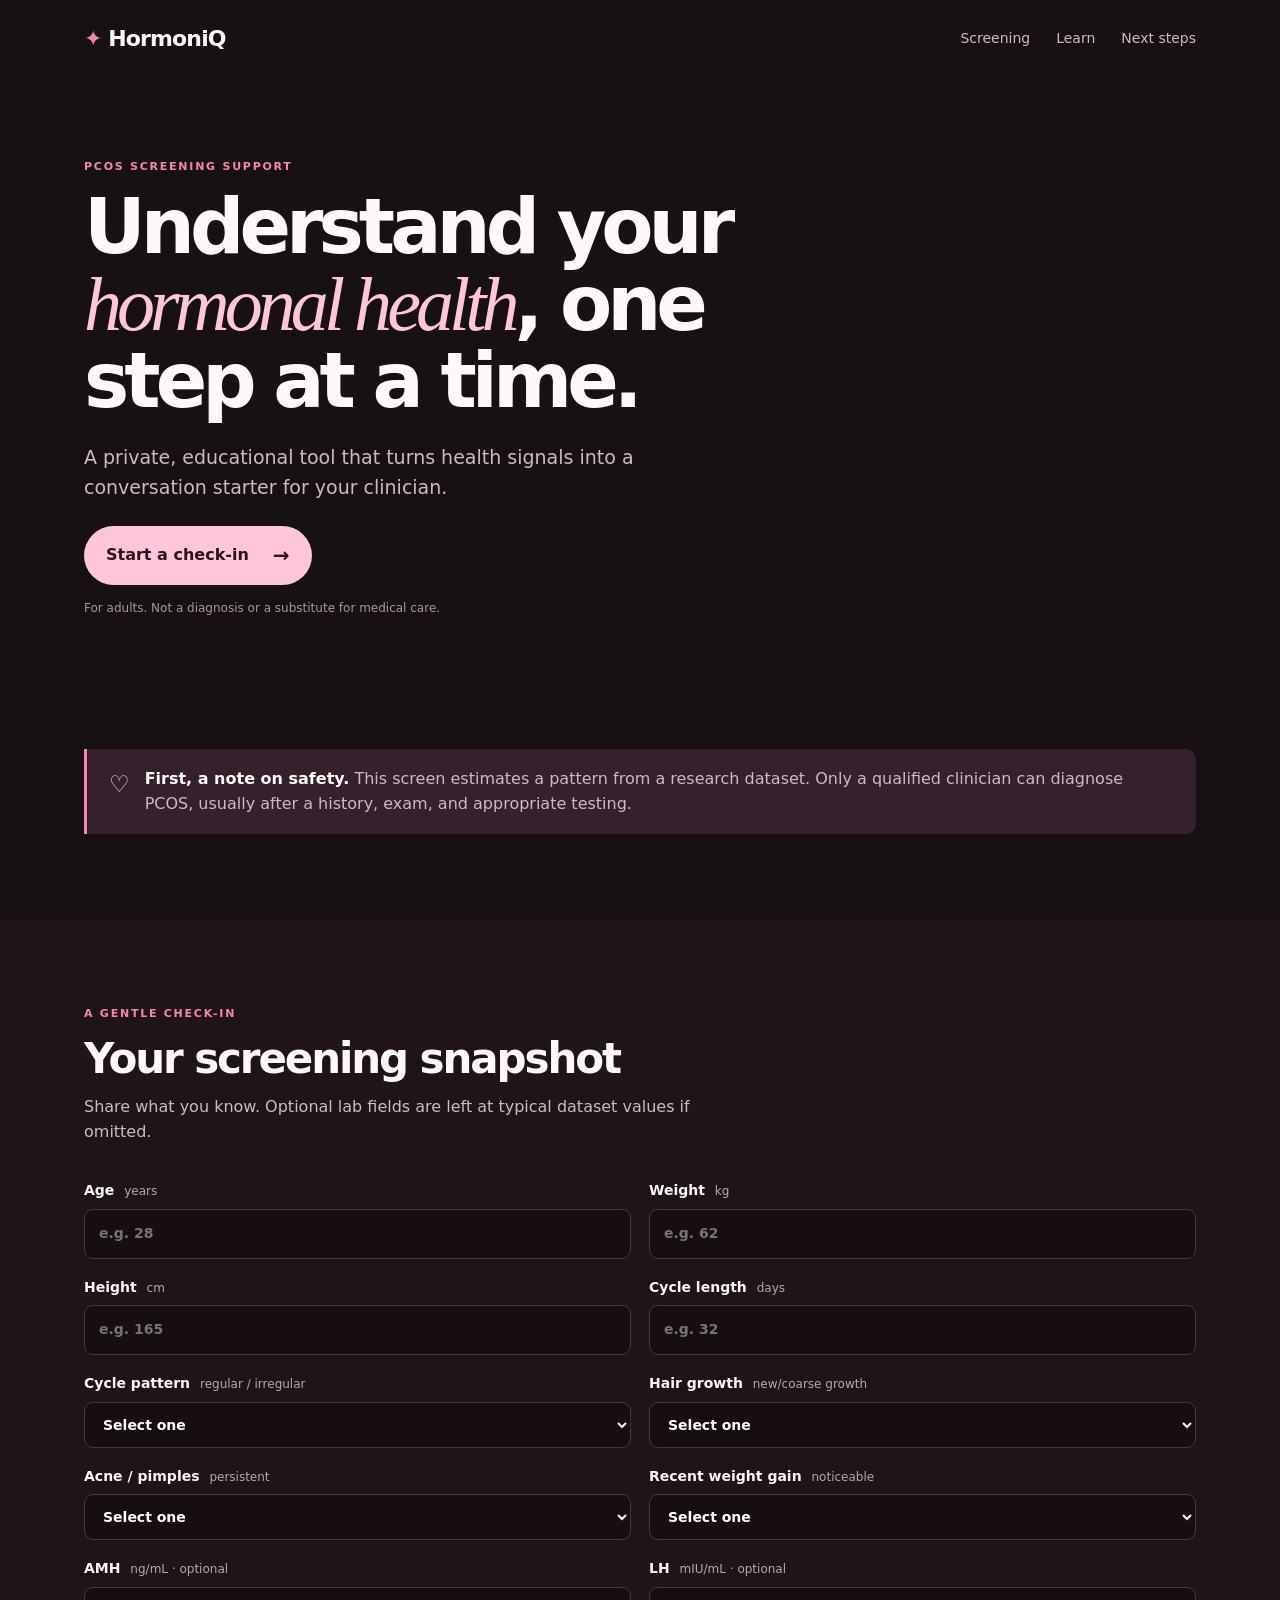
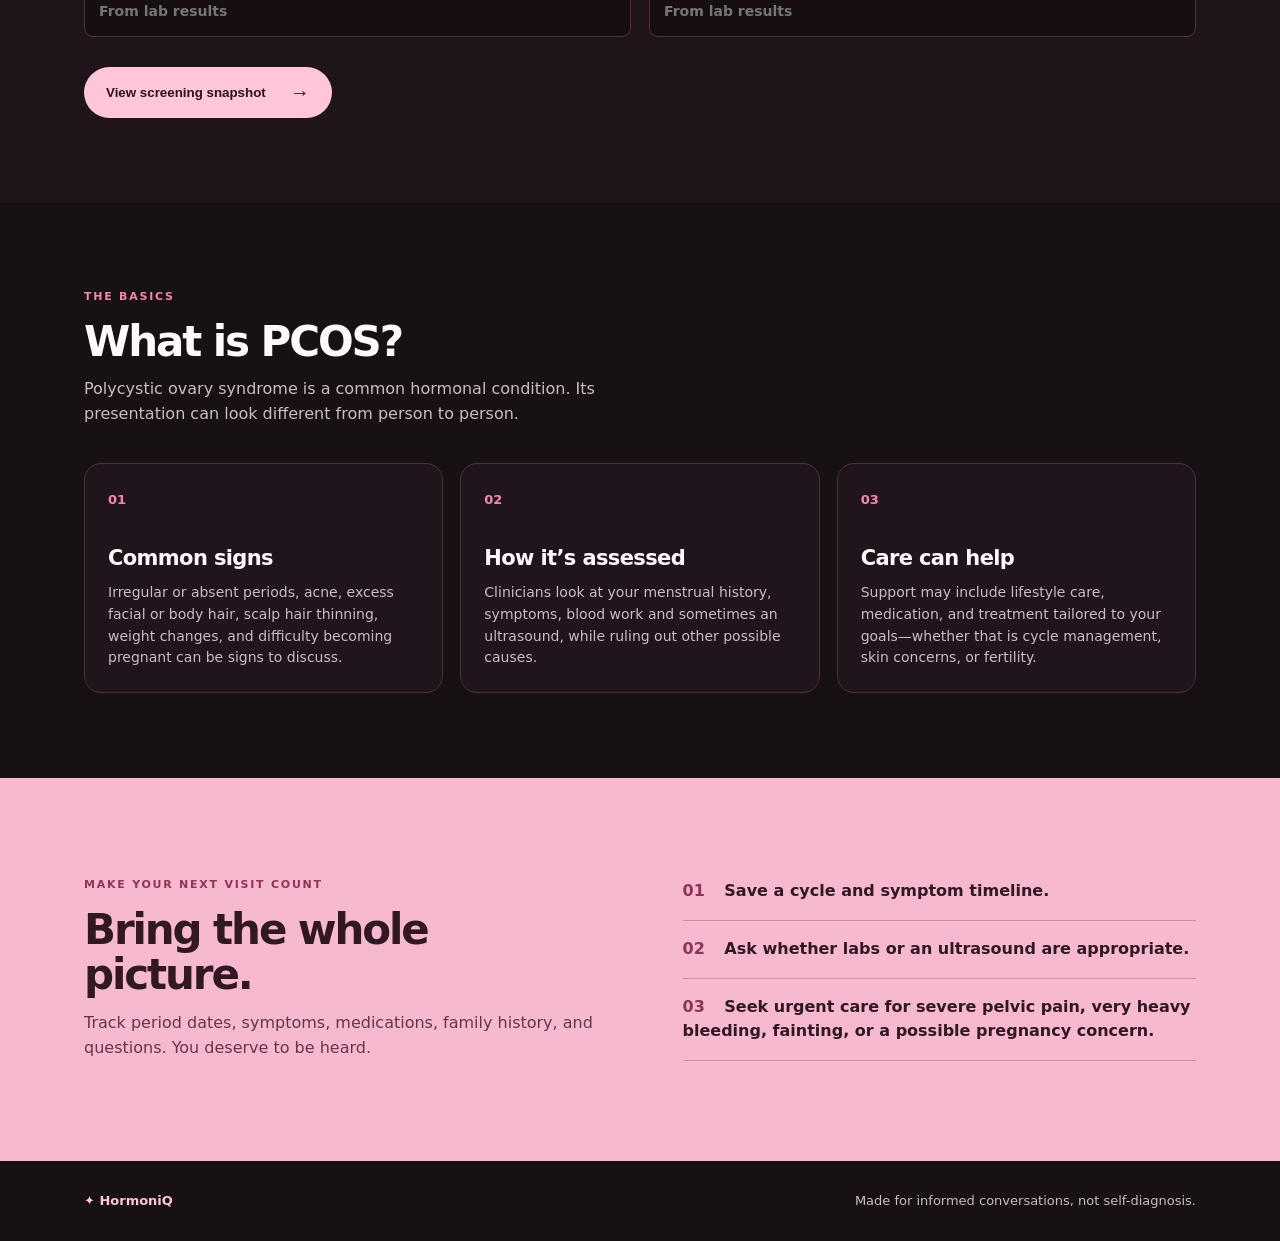
<file: index.html>
<!doctype html>
<html lang="en">
<head>
  <meta charset="utf-8" />
  <meta name="viewport" content="width=device-width, initial-scale=1" />
  <meta name="theme-color" content="#171015" />
  <title>HormoniQ — PCOS screening support</title>
  <link rel="stylesheet" href="styles.css" />
</head>
<body>
  <header class="nav"><a class="brand" href="#top"><span>✦</span> HormoniQ</a><nav><a href="#screen">Screening</a><a href="#learn">Learn</a><a href="#care">Next steps</a></nav></header>
  <main id="top">
    <section class="hero"><div><p class="eyebrow">PCOS screening support</p><h1>Understand your <em>hormonal health</em>, one step at a time.</h1><p class="lede">A private, educational tool that turns health signals into a conversation starter for your clinician.</p><a class="button" href="#screen">Start a check-in <span>→</span></a><p class="micro">For adults. Not a diagnosis or a substitute for medical care.</p></div></section>
    <section class="notice"><span>♡</span><p><strong>First, a note on safety.</strong> This screen estimates a pattern from a research dataset. Only a qualified clinician can diagnose PCOS, usually after a history, exam, and appropriate testing.</p></section>
    <section id="screen" class="screening"><div class="section-title"><p class="eyebrow">A gentle check-in</p><h2>Your screening snapshot</h2><p>Share what you know. Optional lab fields are left at typical dataset values if omitted.</p></div>
      <form id="screeningForm"><div class="form-grid">
        <label>Age <span>years</span><input required min="13" max="70" type="number" name="Age (yrs)" placeholder="e.g. 28" /></label>
        <label>Weight <span>kg</span><input required min="25" max="250" step="0.1" type="number" name="Weight (Kg)" placeholder="e.g. 62" /></label>
        <label>Height <span>cm</span><input required min="120" max="220" type="number" name="Height(Cm)" placeholder="e.g. 165" /></label>
        <label>Cycle length <span>days</span><input required min="10" max="100" type="number" name="Cycle length(days)" placeholder="e.g. 32" /></label>
        <label>Cycle pattern <span>regular / irregular</span><select required name="Cycle(R/I)"><option value="">Select one</option><option value="2">Irregular</option><option value="1">Regular</option></select></label>
        <label>Hair growth <span>new/coarse growth</span><select required name="hair growth(Y/N)"><option value="">Select one</option><option value="1">Yes</option><option value="0">No</option></select></label>
        <label>Acne / pimples <span>persistent</span><select required name="Pimples(Y/N)"><option value="">Select one</option><option value="1">Yes</option><option value="0">No</option></select></label>
        <label>Recent weight gain <span>noticeable</span><select required name="Weight gain(Y/N)"><option value="">Select one</option><option value="1">Yes</option><option value="0">No</option></select></label>
        <label>AMH <span>ng/mL · optional</span><input min="0" step="0.01" type="number" name="AMH(ng/mL)" placeholder="From lab results" /></label>
        <label>LH <span>mIU/mL · optional</span><input min="0" step="0.01" type="number" name="LH(mIU/mL)" placeholder="From lab results" /></label>
      </div><button class="button submit" type="submit">View screening snapshot <span>→</span></button></form>
      <div id="result" class="result" hidden aria-live="polite"></div>
    </section>
    <section id="learn" class="learn"><div class="section-title"><p class="eyebrow">The basics</p><h2>What is PCOS?</h2><p>Polycystic ovary syndrome is a common hormonal condition. Its presentation can look different from person to person.</p></div><div class="cards"><article><span>01</span><h3>Common signs</h3><p>Irregular or absent periods, acne, excess facial or body hair, scalp hair thinning, weight changes, and difficulty becoming pregnant can be signs to discuss.</p></article><article><span>02</span><h3>How it’s assessed</h3><p>Clinicians look at your menstrual history, symptoms, blood work and sometimes an ultrasound, while ruling out other possible causes.</p></article><article><span>03</span><h3>Care can help</h3><p>Support may include lifestyle care, medication, and treatment tailored to your goals—whether that is cycle management, skin concerns, or fertility.</p></article></div></section>
    <section id="care" class="care"><div><p class="eyebrow">Make your next visit count</p><h2>Bring the whole picture.</h2><p>Track period dates, symptoms, medications, family history, and questions. You deserve to be heard.</p></div><ul><li><span>01</span> Save a cycle and symptom timeline.</li><li><span>02</span> Ask whether labs or an ultrasound are appropriate.</li><li><span>03</span> Seek urgent care for severe pelvic pain, very heavy bleeding, fainting, or a possible pregnancy concern.</li></ul></section>
  </main><footer><span>✦ HormoniQ</span><p>Made for informed conversations, not self-diagnosis.</p></footer><script src="app.js"></script>
</body></html>
</file>
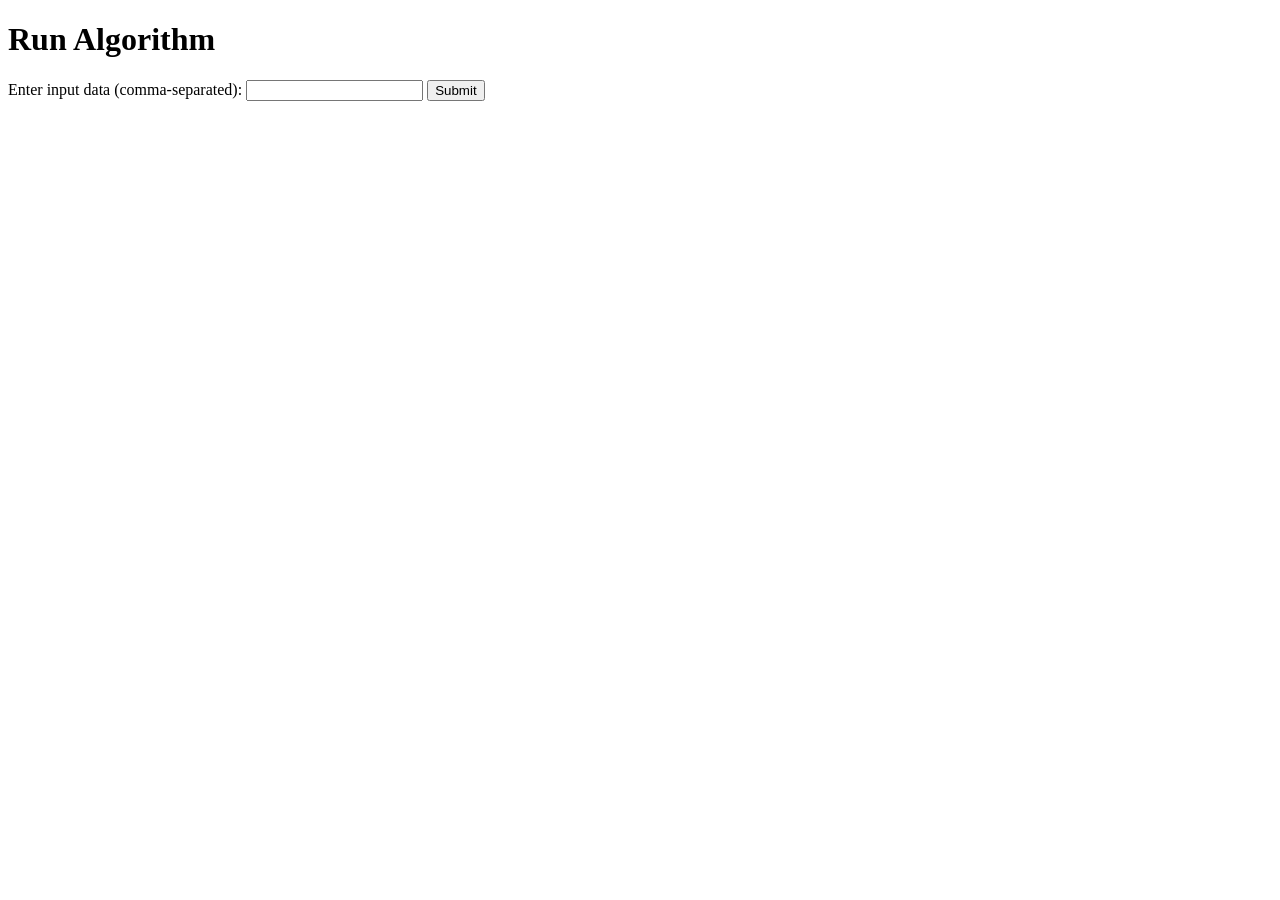
<file: user_input.html>
<!DOCTYPE html>
<html lang="en">
  <head>
    <meta charset="UTF-8" />
    <meta name="viewport" content="width=device-width, initial-scale=1.0" />
    <title>Run Algorithm</title>
  </head>
  <body>
    <h1>Run Algorithm</h1>
    <form id="algorithmForm">
      <label for="inputData">Enter input data (comma-separated):</label>
      <input type="text" id="inputData" name="inputData" required />
      <button type="submit">Submit</button>
    </form>

    <div id="result"></div>

    <script>
      document
        .getElementById("algorithmForm")
        .addEventListener("submit", function (event) {
          event.preventDefault();
          console.log(127818971298);

          // Get the input data from the form
          const inputData = document
            .getElementById("inputData")
            .value.split(",")
            .map(Number);

          console.log("here");

          // Send the input data to the server using Fetch
          fetch("http://localhost:8080/run-algorithm", {
            method: "POST",
            headers: {
              "Content-Type": "application/json",
            },
            body: JSON.stringify(inputData),
          })
            .then((response) => {
              if (!response.ok) {
                throw new Error(HTTP error! status: ${response.status});
              }
              return response.json();
            })
            .then((data) => {
              // Display the result
              document.getElementById(
                "result"
              ).innerText = Probability of PCOS: ${
                data.probability_pcos * 100
              }%;
            })
            .catch((error) => {
              console.error("Error:", error);
              document.getElementById(
                "result"
              ).innerText = An error occurred: ${error.message};
            });
        });
    </script>
  </body>
</html>
</file>
<file: styles.css>
:root{--ink:#171015;--panel:#25171f;--pink:#ffc5d8;--hot:#f487ad;--muted:#cdbbc3;--line:#4b303c}*{box-sizing:border-box}html{scroll-behavior:smooth}body{margin:0;background:var(--ink);color:#fff8fa;font:16px/1.55 Inter,ui-sans-serif,system-ui,-apple-system,BlinkMacSystemFont,"Segoe UI",sans-serif}.nav{height:78px;display:flex;align-items:center;justify-content:space-between;max-width:1160px;margin:auto;padding:0 24px}.brand{font-weight:750;letter-spacing:-.04em;font-size:22px}.brand span,.eyebrow,.cards span{color:var(--hot)}a{color:inherit;text-decoration:none}.nav nav{display:flex;gap:26px;color:var(--muted);font-size:14px}.hero{max-width:1160px;margin:45px auto 84px;padding:35px 24px;display:grid;grid-template-columns:1.35fr .65fr;gap:64px;align-items:center}.eyebrow{text-transform:uppercase;letter-spacing:.16em;font-size:11px;font-weight:750;margin:0 0 14px}.hero h1{font-size:clamp(42px,6vw,76px);letter-spacing:-.065em;line-height:1.01;max-width:760px;margin:0}.hero em{font-family:Georgia,serif;font-weight:400;color:var(--pink)}.lede{font-size:19px;color:var(--muted);max-width:560px;margin:24px 0}.button{display:inline-flex;align-items:center;gap:24px;background:var(--pink);color:#2a1220;border:0;border-radius:999px;padding:14px 22px;font-weight:760;cursor:pointer;transition:.2s}.button:hover{transform:translateY(-2px);background:#fff0f5}.button span{font-size:20px}.micro{font-size:12px;color:#a996a0;margin-top:14px}.orb-card{background:linear-gradient(145deg,#35212d,#1d141a);border:1px solid var(--line);border-radius:26px;min-height:370px;padding:25px;display:flex;flex-direction:column;align-items:center;text-align:center}.orb-card p{font-size:10px;letter-spacing:.13em;color:var(--muted)}.orb{width:155px;height:155px;border-radius:50%;background:radial-gradient(circle at 36% 30%,#ffe7ef,#f396b8 30%,#9c4569 65%,#402130);display:grid;place-items:center;font-size:36px;color:#fff;margin:13px 0 17px;box-shadow:0 0 55px #f487ad33}.orb-card strong{font-size:19px;letter-spacing:-.03em}.orb-card small{color:var(--muted);margin-top:8px}.notice{max-width:1112px;margin:0 auto 86px;padding:18px 22px;background:#35202c;border-left:3px solid var(--hot);display:flex;gap:15px;color:var(--muted);border-radius:0 10px 10px 0}.notice span{font-size:23px;color:var(--pink)}.notice p{margin:0}.notice strong{color:#fff}.screening,.learn,.care{padding:85px max(24px,calc((100% - 1112px)/2))}.screening{background:#20141b}.section-title{max-width:610px}.section-title h2,.care h2{font-size:42px;line-height:1.08;letter-spacing:-.05em;margin:0}.section-title>p:not(.eyebrow),.care p{color:var(--muted);margin-top:13px}.form-grid{margin-top:36px;display:grid;grid-template-columns:repeat(2,minmax(0,1fr));gap:18px}label{font-weight:650;font-size:14px}label span{color:#bba6af;font-weight:400;margin-left:5px;font-size:12px}input,select{display:block;width:100%;margin-top:7px;padding:13px 14px;background:#160e13;border:1px solid #50333f;border-radius:9px;color:#fff;font:inherit;outline:0}input:focus,select:focus{border-color:var(--hot);box-shadow:0 0 0 3px #f487ad22}.submit{margin-top:30px}.result{margin-top:29px;padding:24px;background:#311d29;border:1px solid #76445a;border-radius:15px}.result h3{font-size:25px;margin:0 0 5px}.result p{color:var(--muted);margin:6px 0}.score{font-size:46px;color:var(--pink);font-weight:800;letter-spacing:-.06em}.learn{background:#171015}.cards{display:grid;grid-template-columns:repeat(3,1fr);gap:17px;margin-top:36px}.cards article{border:1px solid var(--line);border-radius:17px;padding:23px;background:#21151d}.cards span{font-size:13px;font-weight:700}.cards h3{letter-spacing:-.03em;margin:30px 0 8px;font-size:21px}.cards p{color:var(--muted);font-size:14px;margin:0}.care{display:grid;grid-template-columns:1fr 1fr;gap:85px;background:#f7b9cf;color:#321824}.care .eyebrow{color:#8c3556}.care p{color:#63374a}.care ul{list-style:none;margin:0;padding:0}.care li{border-bottom:1px solid #d888a8;padding:16px 0;font-weight:600}.care li span{color:#8c3556;margin-right:14px}footer{padding:30px 24px;max-width:1160px;margin:auto;display:flex;justify-content:space-between;color:var(--muted);font-size:13px}footer span{color:var(--pink);font-weight:700}footer p{margin:0}@media(max-width:720px){.nav nav{display:none}.hero{grid-template-columns:1fr;margin-top:5px;gap:30px}.orb-card{min-height:290px}.form-grid,.cards,.care{grid-template-columns:1fr}.care{gap:25px}.section-title h2,.care h2{font-size:35px}.notice{margin:0 24px 55px}.learn,.screening,.care{padding-top:60px;padding-bottom:60px}footer{display:block}footer p{margin-top:8px}}
</file>
